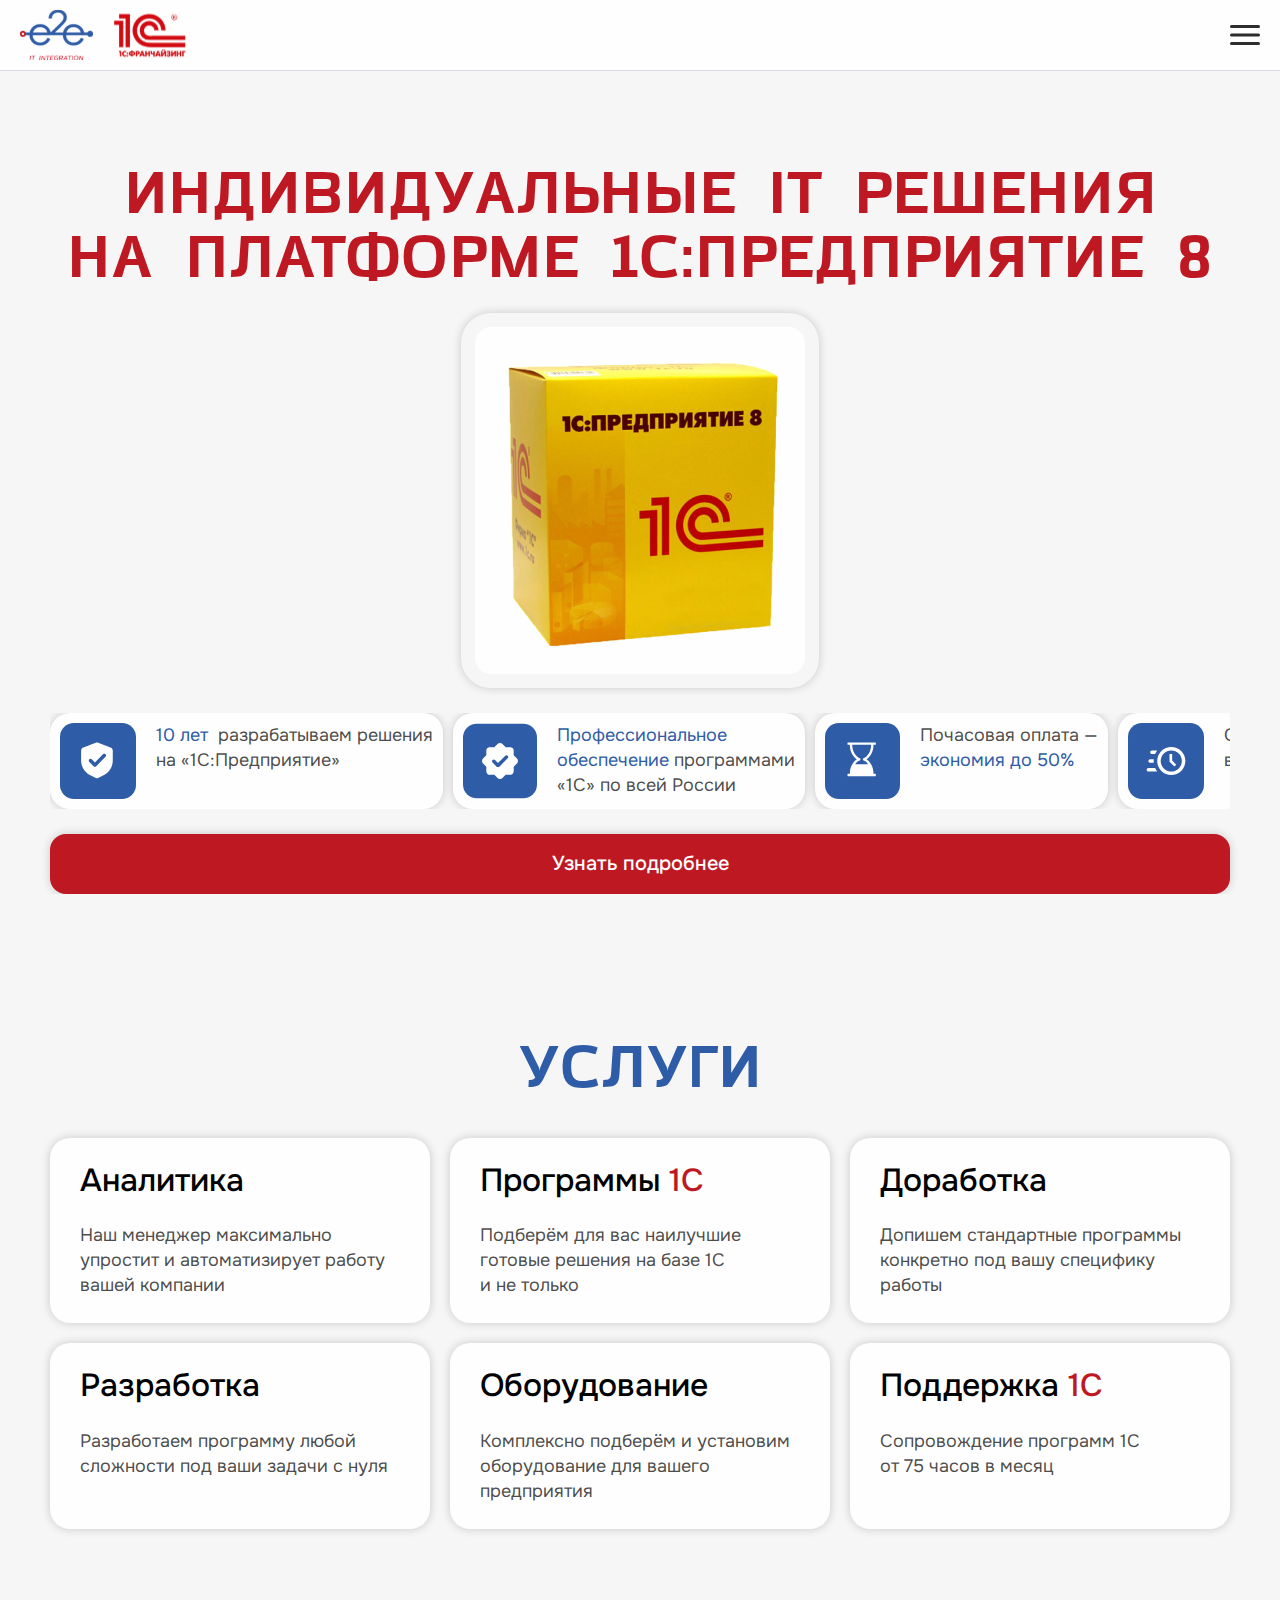
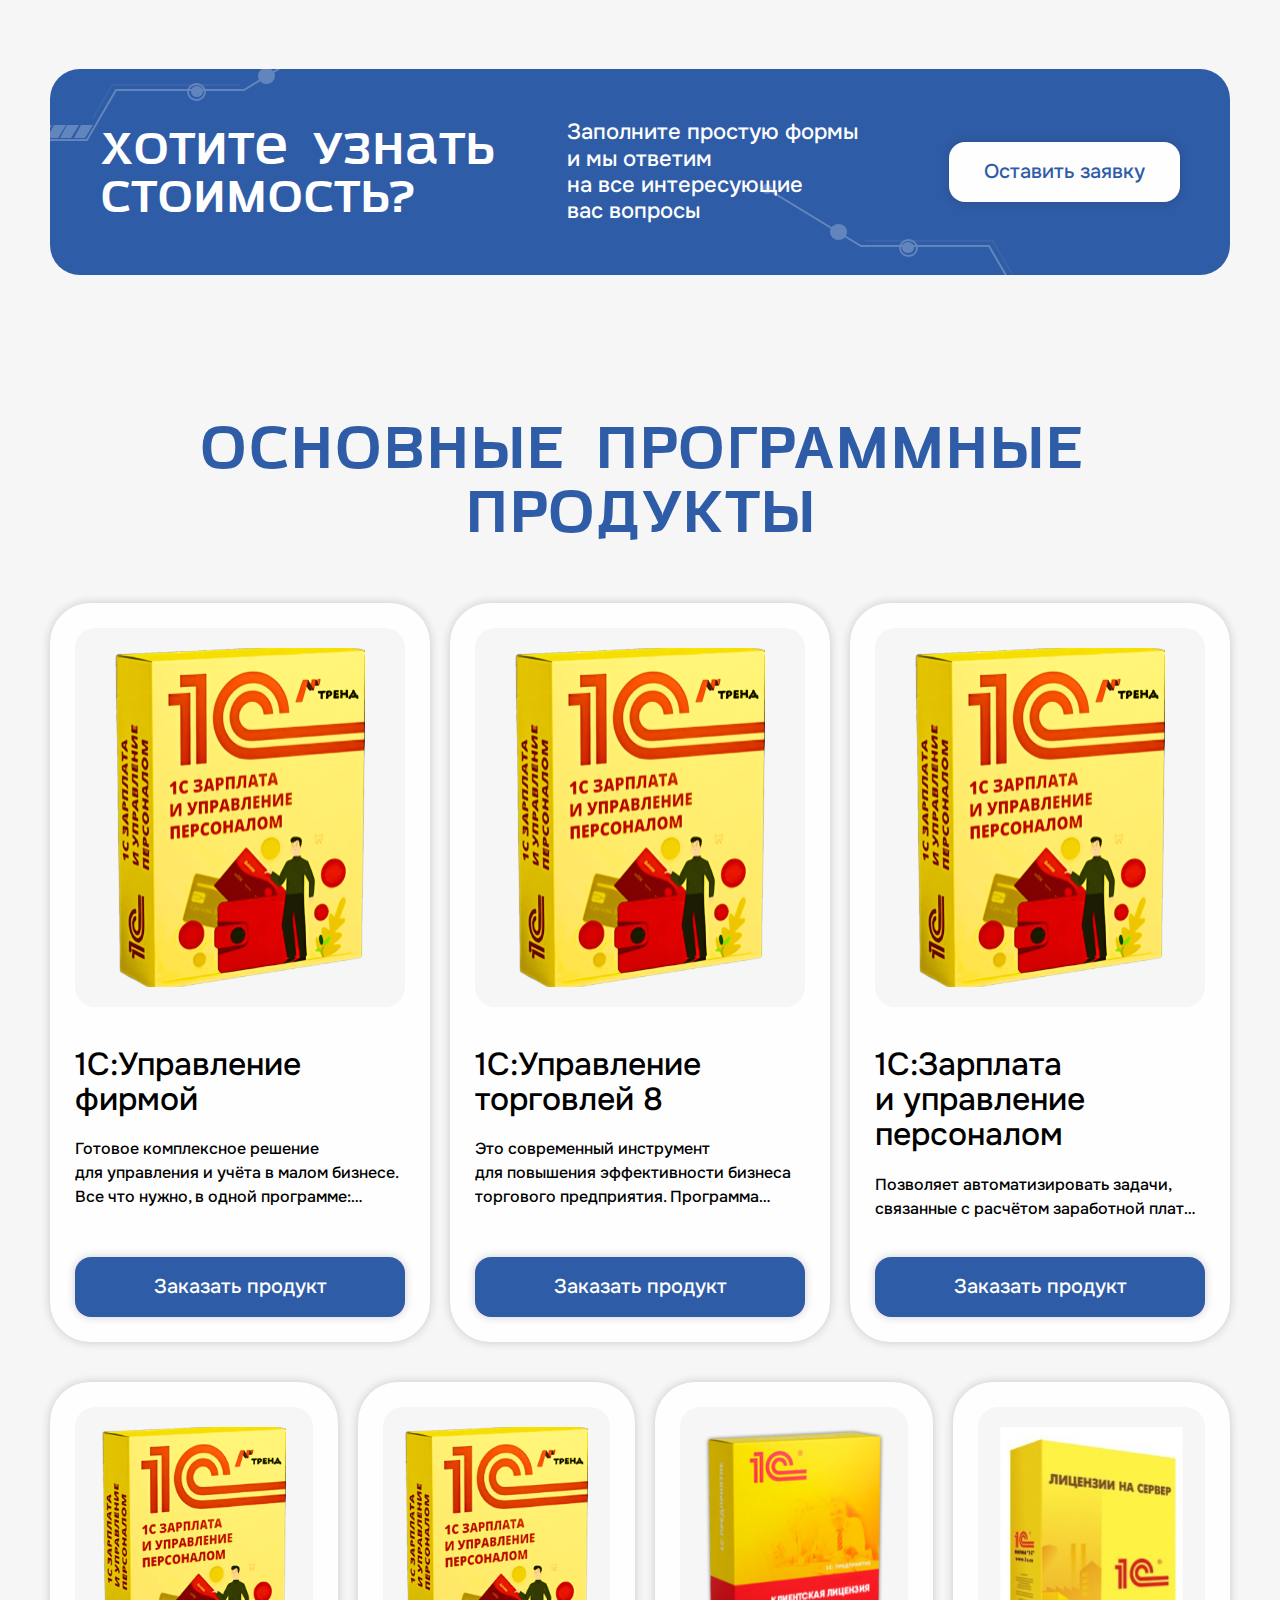
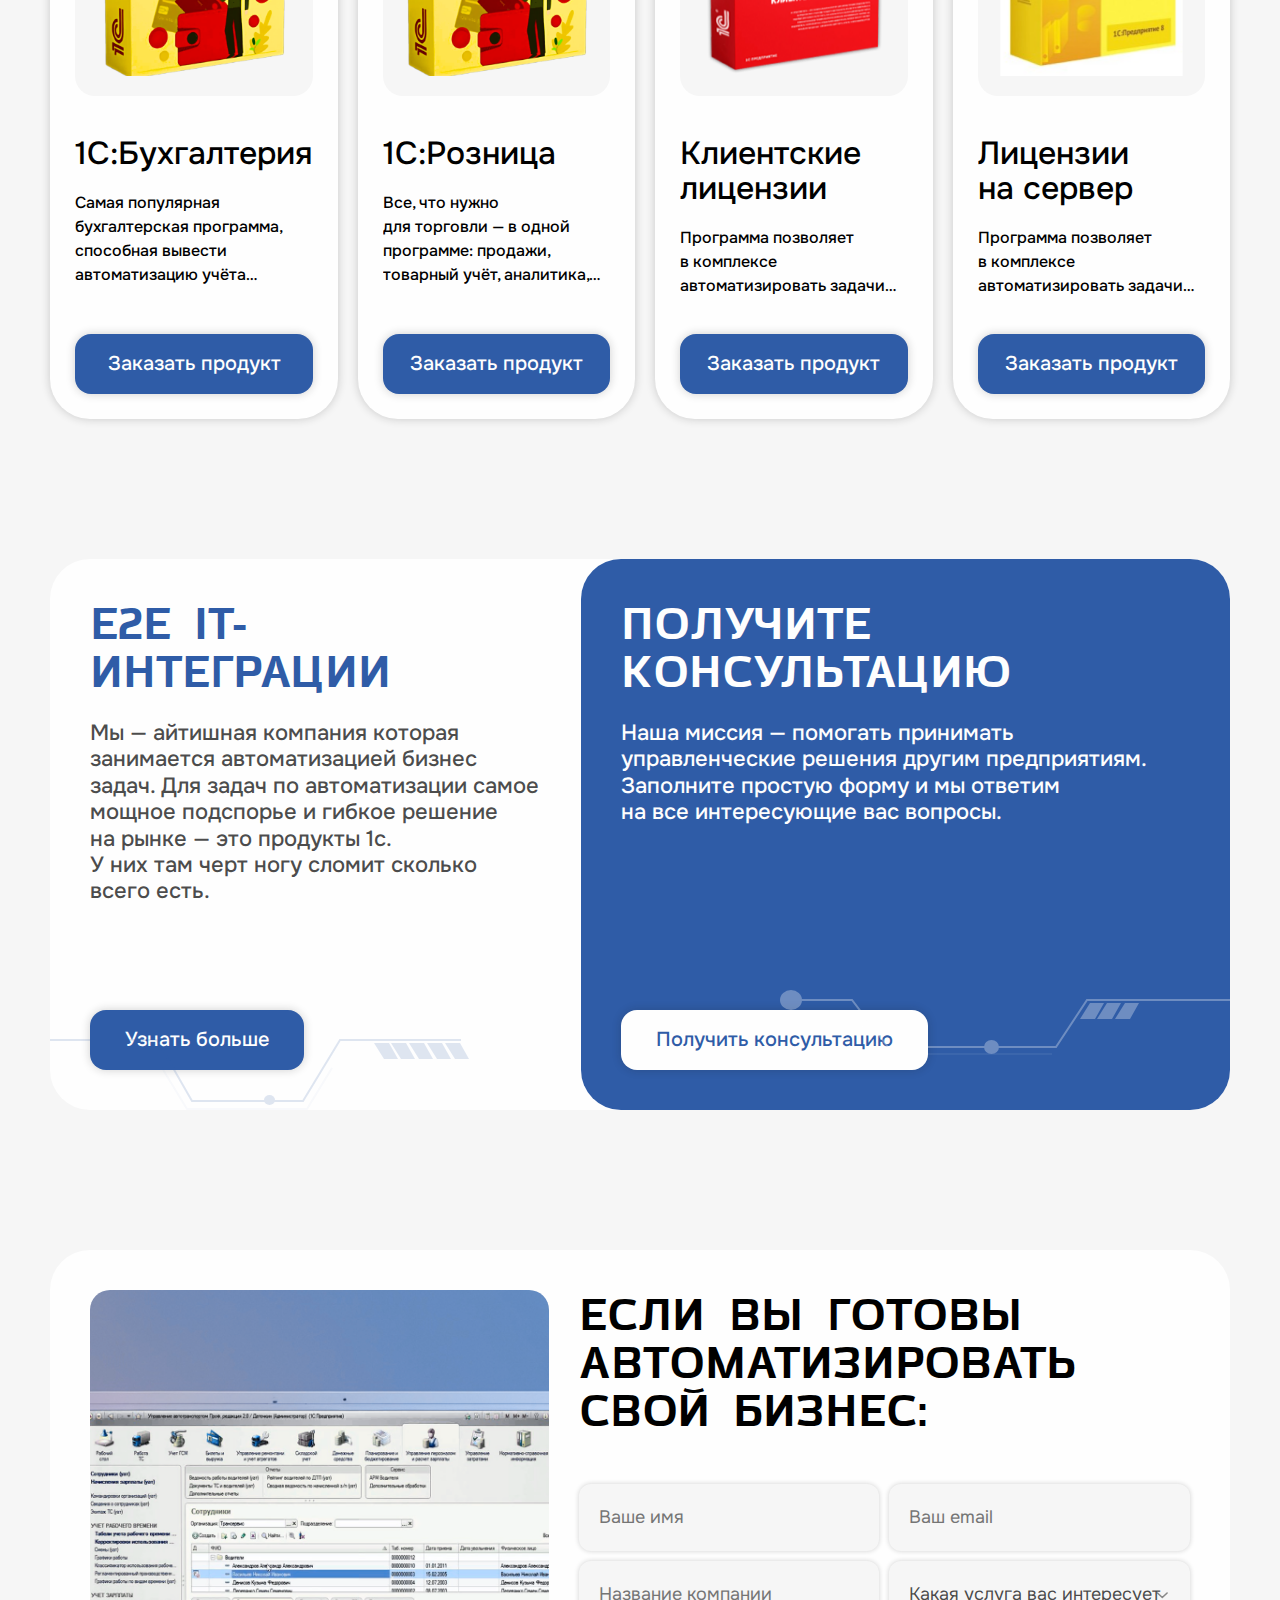
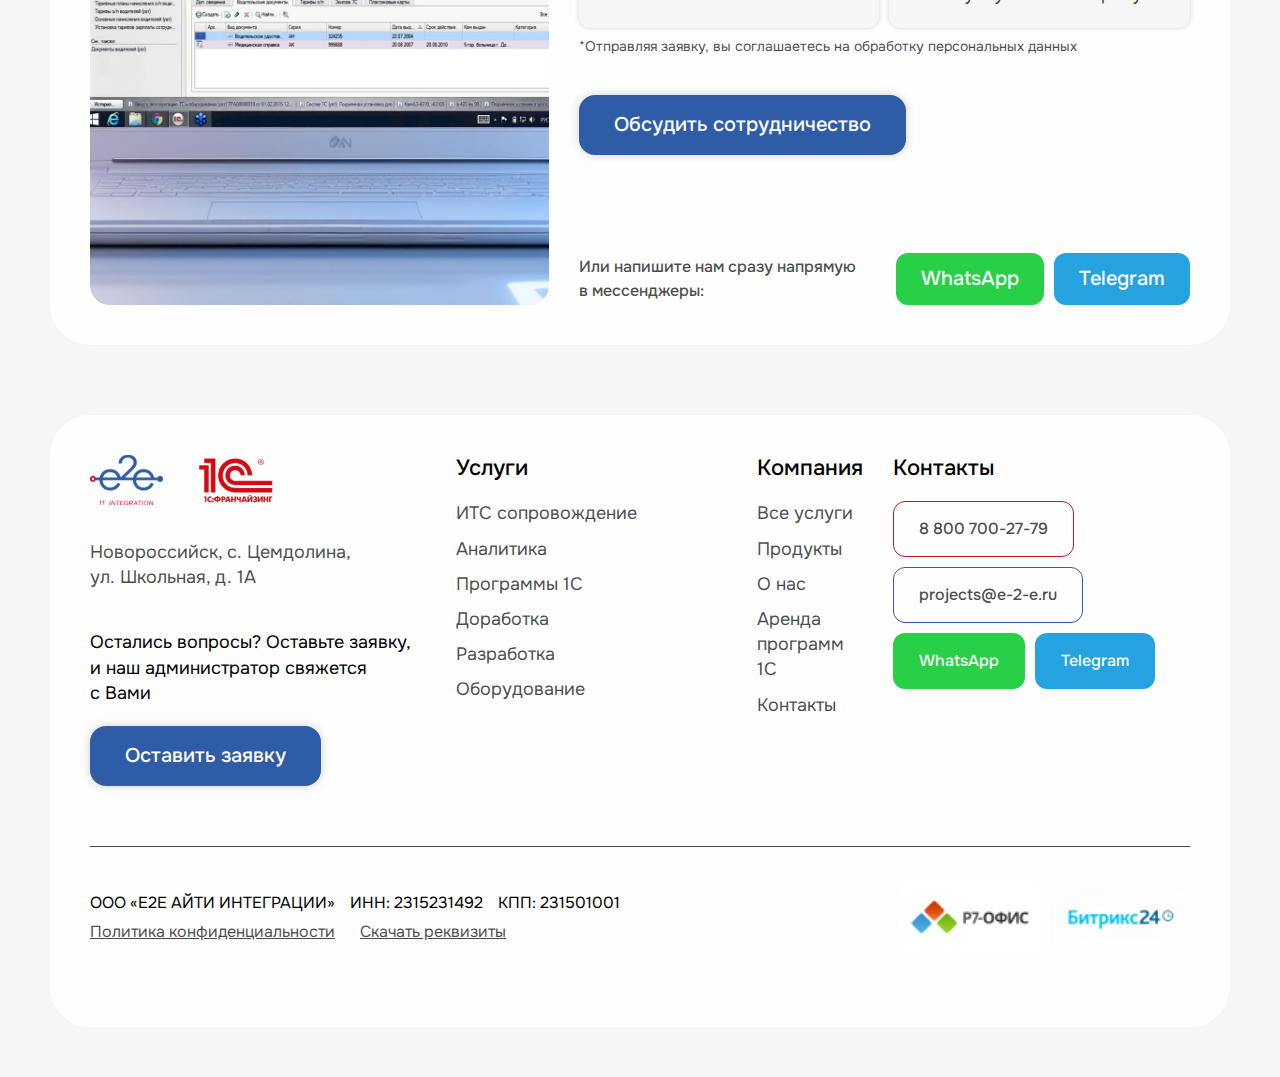
<file: index.html>
<!DOCTYPE html>
<html lang="ru">
  <head>
    <meta charset="UTF-8" />
    <meta name="viewport" content="width=device-width, initial-scale=1.0" />
    <title>E2E</title>
    <link rel="stylesheet" href="./asset/main.css" />
    <link rel="stylesheet" href="./asset/style.css" />
    <link rel="stylesheet" href="./asset/fonts/font.css" />
  </head>

  <body>
    <div class="wrapper" id="main-page">
      <header class="header">
        <div class="container">
          <div class="header-logo">
            <a href="./">
              <img src="./asset/img/logo_e2e.svg" alt="logo" />
              <img src="./asset/img/logo_1c.svg" alt="logo" />
            </a>
          </div>
          <button
            class="burger"
            data-burger
            aria-label="Открыть меню"
            aria-expanded="false"
          >
            <span class="burger__line"></span>
          </button>
          <nav class="nav" data-nav>
            <ul class="nav-list">
              <li class="nav-item">
                <div class="nav-item__url">
                  <span>Услуги</span>
                  <img src="./asset/img/icons/IconArrowBottom.svg" alt="" />
                </div>

                <div class="nav-item__dropdown">
                  <ul>
                    <h3>Услуги</h3>
                    <a href="./templates/services.logistic.page.html">
                      <li>Логистика</li>
                    </a>
                    <a href="./templates/services.torgovly.page.html">
                      <li>Розница</li>
                    </a>
                    <a href="./templates/services.obshepit.page.html">
                      <li>Общепит</li>
                    </a>
                    <a href="./templates/services.making.page.html">
                      <li>Производство</li>
                    </a>
                  </ul>
                </div>
              </li>
              <li class="nav-item">
                <div class="nav-item__url">
                  <span>Продукты</span>
                  <img src="./asset/img/icons/IconArrowBottom.svg" alt="" />
                </div>
                <div class="nav-item__dropdown">
                  <ul>
                    <h3>Продукты</h3>
                    <a href="./templates/product.postava.page.html">
                      <li>Все продукты</li>
                    </a>
                    <a href="./templates/product.buh.page.html">
                      <li>Бухгалтерия</li>
                    </a>
                  </ul>
                </div>
              </li>

              <!-- <li class="nav-item">
                <a href="#">Аренда программ 1C</a>
              </li> -->
              <li class="nav-item">
                <div class="nav-item__url">
                  <span>Импортозамещение</span>
                  <img src="./asset/img/icons/IconArrowBottom.svg" alt="" />
                </div>
                <div class="nav-item__dropdown">
                  <ul>
                    <h3>Импортозамещение</h3>
                    <a href="./templates/rentProgram.page.html">
                      <li>Аренда</li>
                    </a>
                    <a href="./templates/certificate.page.html">
                      <li>Сертификаты</li>
                    </a>
                  </ul>
                </div>
              </li>
              <li class="nav-item">
                <a class="nav-item__url" href="#">Битрикс 24</a>
              </li>
              <li class="nav-item">
                <a class="nav-item__url" href="./templates/about.page.html">
                  О нас
                </a>
              </li>
              <li class="nav-item">
                <a class="nav-item__url" href="./templates/contacts.page.html">
                  Контакты
                </a>
              </li>
            </ul>
            <div class="nav-contact">
              <!-- <div class="header-contact">
                <span class="nav-item"> </span>
              </div> -->
              <div class="header--mob nav-bottom__contact">
                <a
                  href="tel:88007002779"
                  class="header--mob button button-blue header-button"
                  >8 800 700-27-79</a
                >
                <button
                  data-path="popup-form"
                  class="button open-modal header-button"
                >
                  Заказать звонок
                </button>
              </div>
            </div>
            <div
              data-path="popup-form"
              class="header--desc open-modal nav-bottom__contact"
            >
              <button class="button header-button">Заказать звонок</button>
            </div>
          </nav>
          <!-- <div class="header-contact desk">
            <span>8 800 700-27-79</span>
            <span class="button">Заказать звонок</span>
          </div> -->
        </div>
      </header>
      <section class="main-banner">
        <div class="container">
          <h1>
            Индивидуальные IT решения <br />
            на платформе 1С:Предприятие 8
          </h1>
          <div class="banner text18">
            <div class="banner-box">
              <div class="main-img--ctn">
                <img src="./asset/img/main banner - box.png" alt="box" />
              </div>

              <img
                src="./asset/img/main banner/main-baner-1-3.svg"
                class="banner-frame banner-frame1"
              />
              <img
                src="./asset/img/main banner/main-baner-2-2.svg"
                class="banner-frame banner-frame2"
              />
              <img
                src="./asset/img/main banner/main-baner-3-2.svg"
                class="banner-frame banner-frame3"
              />
              <img
                src="./asset/img/main banner/main-baner-4-2.svg"
                class="banner-frame banner-frame4"
              />
              <div class="banner-text--ctn">
                <div class="banner-text banner-text1">
                  <img
                    src="./asset/img/main banner/banner-text-1.svg"
                    alt="icon"
                  />
                  <span>
                    <span class="accent-blue">10 лет</span>
                     разрабатываем решения<br />
                    на «1С:Предприятие»
                  </span>
                </div>
                <div class="banner-text banner-text2">
                  <img
                    src="./asset/img/main banner/banner-text-2.svg"
                    alt="icon"
                  />
                  <span>
                    <span class="accent-blue">
                      Профессиональное <br />
                      обеспечение
                    </span>
                    программами<br />
                    «1С» по всей России
                  </span>
                </div>
                <div class="banner-text banner-text3">
                  <img
                    src="./asset/img/main banner/banner-text-3.svg"
                    alt="icon"
                  />
                  <span>
                    Почасовая оплата —<br />
                    <span class="accent-blue">экономия до 50%</span>
                  </span>
                </div>
                <div class="banner-text banner-text4">
                  <img
                    src="./asset/img/main banner/banner-text-4.svg"
                    alt="icon"
                  />
                  <span>
                    Срочные задачи начинаем<br />
                    в течение
                    <span class="accent-blue">20 минут</span>
                  </span>
                </div>
              </div>
            </div>
          </div>
          <button class="button button-red">Узнать подробнее</button>
        </div>
      </section>
      <section class="main-service">
        <div class="container">
          <h1>Услуги</h1>
          <div class="main-service__content">
            <div class="card">
              <h3>Аналитика</h3>
              <div class="card-text text18">
                Наш менеджер максимально упростит и автоматизирует работу вашей
                компании
              </div>
            </div>
            <div class="card">
              <h3>Программы <span class="accent-red">1C</span></h3>
              <div class="card-text text18">
                Подберём для вас наилучшие готовые решения на базе 1С
                и не только
              </div>
            </div>
            <div class="card">
              <h3>Доработка</h3>
              <div class="card-text text18">
                Допишем стандартные программы конкретно под вашу специфику
                работы
              </div>
            </div>
            <div class="card">
              <h3>Разработка</h3>
              <div class="card-text text18">
                Разработаем программу любой сложности под ваши задачи с нуля
              </div>
            </div>
            <div class="card">
              <h3>Оборудование</h3>
              <div class="card-text text18">
                Комплексно подберём и установим оборудование для вашего
                предприятия
              </div>
            </div>
            <div class="card">
              <h3>Поддержка <span class="accent-red">1С</span></h3>
              <div class="card-text text18">
                Сопровождение программ 1С от 75 часов в месяц
              </div>
            </div>
          </div>
        </div>
      </section>
      <section class="insert-mark">
        <div class="container">
          <div class="insert-ctn">
            <h2>Хотите узнать стоимость?</h2>
            <div class="insert-mark__right">
              <div class="insert-mark__text text22">
                Заполните простую формы и мы ответим на все интересующие
                вас вопросы
              </div>
              <button
                data-path="popup-form"
                class="button button-white open-modal"
              >
                Оставить заявку
              </button>
            </div>
            <img
              class="img-inser-1"
              src="./asset/img/icons/bg/insert-1.svg"
              alt="inser-1"
            />
            <img
              class="img-inser-2"
              src="./asset/img/icons/bg/insert-2.svg"
              alt="inser-2"
            />
          </div>
        </div>
      </section>
      <section class="product">
        <div class="container">
          <h1>Основные программные продукты</h1>
          <div class="product__content--first">
            <div class="card">
              <div class="card-img">
                <img src="./asset/img/product-card.png" alt="book" />
              </div>
              <div class="card-content">
                <h3 class="card-title">1С:Управление фирмой</h3>
                <div class="card-text">
                  Готовое комплексное решение для управления и учёта в малом
                  бизнесе. Все что нужно, в одной программе: продажи, закупки,
                  склад, производство, финансы, зарплата, анализ состояния
                  компании, отчётность и CRM. Программа для бизнеса, который
                  занимается оптовой, розничной и интернет-торговлей, услугами,
                  сервисами, подрядами, мелкосерийным и позаказным
                  производством. Решение не перегружено излишней
                  функциональностью, его можно легко настроить под особенности
                  организации управления и учёта вашего бизнеса
                </div>
              </div>

              <button class="button button-blue">Заказать продукт</button>
            </div>
            <div class="card">
              <div class="card-img">
                <img src="./asset/img/product-card.png" alt="book" />
              </div>
              <div class="card-content">
                <h3 class="card-title">1С:Управление торговлей 8</h3>
                <div class="card-text">
                  Это современный инструмент для повышения эффективности бизнеса
                  торгового предприятия. Программа позволяет в комплексе
                  автоматизировать задачи оперативного и управленческого учёта,
                  анализа и планирования торговых операций, обеспечивая
                  тем самым эффективное управление современным торговым
                  предприятием.
                </div>
              </div>

              <button class="button button-blue">Заказать продукт</button>
            </div>
            <div class="card">
              <div class="card-img">
                <img src="./asset/img/product-card.png" alt="book" />
              </div>
              <div class="card-content">
                <h3 class="card-title">1C:Зарплата и управление персоналом</h3>
                <span class="card-text">
                  Позволяет автоматизировать задачи, связанные с расчётом
                  заработной платы персонала и реализацией кадровой политики,
                  с учётом требований законодательства и реальной практики
                  работы предприятий.
                </span>
              </div>
              <button class="button button-blue">Заказать продукт</button>
            </div>
          </div>
          <div class="product__content--second">
            <div class="card">
              <div class="card-img">
                <img src="./asset/img/product-card.png" alt="" />
              </div>
              <div class="card-content">
                <h3 class="card-title">1С:Бухгалтерия</h3>
                <div class="card-text">
                  Самая популярная бухгалтерская программа, способная вывести
                  автоматизацию учёта на качественно новый уровень. Удобный
                  продукт и подключаемые к нему сервисы позволят эффективно
                  решать задачи бухгалтерской службы любого бизнеса.
                </div>
              </div>
              <button class="button button-blue">Заказать продукт</button>
            </div>
            <div class="card">
              <div class="card-img">
                <img src="./asset/img/product-card.png" alt="" />
              </div>
              <div class="card-content">
                <h3 class="card-title">1C:Розница</h3>
                <div class="card-text">
                  Все, что нужно для торговли — в одной программе: продажи,
                  товарный учёт, аналитика, управление складом, персоналом
                  и другие возможности. «1C:Розница» подходит для автоматизации
                  отдельного магазина и розничной сети.
                </div>
              </div>
              <button class="button button-blue">Заказать продукт</button>
            </div>
            <div class="card">
              <div class="card-img">
                <img src="./asset/img/product-card-2.png" alt="" />
              </div>
              <div class="card-content">
                <h3 class="card-title">Клиентские лицензии</h3>
                <div class="card-text">
                  Программа позволяет в комплексе автоматизировать задачи
                  оперативного и управленческого учёта, анализа и планирования
                  торговых операций, обеспечивая тем самым эффективное
                  управление современным торговым предприятием.
                </div>
              </div>
              <button class="button button-blue">Заказать продукт</button>
            </div>
            <div class="card">
              <div class="card-img">
                <img src="./asset/img/product-card-3.png" alt="" />
              </div>
              <div class="card-content">
                <h3 class="card-title">Лицензии на сервер</h3>
                <div class="card-text">
                  Программа позволяет в комплексе автоматизировать задачи
                  оперативного и управленческого учёта, анализа и планирования
                  торговых операций, обеспечивая тем самым эффективное
                  управление современным торговым предприятием.
                </div>
              </div>
              <button class="button button-blue">Заказать продукт</button>
            </div>
            <button class="button button-blue product__btn--more">
              Показать все продукты
            </button>
          </div>
        </div>
      </section>
      <section class="main-insert">
        <div class="container">
          <div class="main-insert-ctn">
            <div class="insert-content insert-left">
              <div>
                <h2 class="color-blue">E2E IT-ИНТЕГРАЦИИ</h2>
                <div class="insert__text text22 color-grey">
                  Мы — айтишная компания которая занимается автоматизацией
                  бизнес задач. Для задач по автоматизации самое мощное
                  подспорье и гибкое решение на рынке — это продукты 1с.
                  У них там черт ногу сломит сколько всего есть.
                </div>
              </div>

              <button class="button button-blue insert__button">
                Узнать больше
              </button>
              <img
                src="./asset/img/icons/bg/insert-left.svg"
                alt="insert-left"
              />
            </div>
            <div class="insert-content insert-right">
              <div>
                <h2 class="color-white">ПОЛУЧИТЕ КОНСУЛЬТАЦИЮ</h2>
                <div class="insert__text text22 color-white">
                  Наша миссия — помогать принимать управленческие решения другим
                  предприятиям. Заполните простую форму и мы ответим
                  на все интересующие вас вопросы.
                </div>
              </div>

              <button
                data-path="popup-form"
                class="open-modal button button-white insert__button"
              >
                Получить консультацию
              </button>
              <img
                src="./asset/img/icons/bg/insert-right.svg"
                alt="insert-right.svg"
              />
            </div>
          </div>
        </div>
      </section>
      <section class="form">
        <div class="container">
          <div class="form-ctn">
            <div class="form-img desc">
              <img src="./asset/img/form-comp.png" alt="form-comp" />
            </div>
            <div class="form-form">
              <h2 class="form-title">
                если вы готовы автоматизировать свой бизнес:
              </h2>
              <div class="form-inputs text18">
                <input placeholder="Ваше имя" type="text" />
                <input placeholder="Ваш email" type="email" />
                <input placeholder="Название компании" type="text" />
                <div class="select-ctn">
                  <select name="select" class="text18">
                    <option selected class="text18" value="value1">
                      Какая услуга вас интересует
                    </option>
                    <option class="text18" value="value2">услуга 1</option>
                    <option class="text18" value="value3">услуга 1</option>
                    <option class="text18" value="value4">услуга 1</option>
                  </select>
                  <div class="select-ctn__img">
                    <img
                      src="./asset/img/icons/IconArrowBottom.svg"
                      alt="ArrowBottom"
                    />
                  </div>
                </div>
              </div>
              <div class="form-inputs__span text14">
                *Отправляя заявку, вы соглашаетесь на обработку персональных
                данных
              </div>
              <button class="button button-blue form-button__send">
                Обсудить сотрудничество
              </button>
              <div class="form-img mob">
                <img src="./asset/img/form-comp.png" alt="form-comp" />
              </div>
              <div class="form-bottom">
                <div class="form-bottom__text">
                  Или напишите нам сразу напрямую в мессенджеры:
                </div>
                <div class="form-bottom__buttons">
                  <div class="form-bottom__buttons-WA text20">WhatsApp</div>
                  <div class="form-bottom__buttons-TG text20">Telegram</div>
                </div>
              </div>
            </div>
          </div>
        </div>
      </section>
      <footer class="footer">
        <div class="container">
          <div class="footer-ctn">
            <div class="footer-top">
              <div class="footer-col">
                <div class="footer-logo">
                  <img src="./asset/img/logo_e2e.svg" alt="logo_e2e" />
                  <img src="./asset/img/logo_1c.svg" alt="logo_1c" />
                </div>
                <div class="footer-address text18">
                  Новороссийск, с. Цемдолина, ул. Школьная, д. 1А
                </div>
                <div class="footer-question text18">
                  Остались вопросы? Оставьте заявку,<br />
                  и наш администратор свяжется с Вами
                </div>
                <button
                  data-path="popup-form"
                  class="open-modal button button-blue footer-btn__send"
                >
                  Оставить заявку
                </button>
              </div>
              <div class="footer-col text18">
                <div class="footer-list">
                  <div class="footer-list__title text22">Услуги</div>
                  <div class="footer-list__item">ИТС сопровождение</div>
                  <div class="footer-list__item">Аналитика</div>
                  <div class="footer-list__item">Программы 1C</div>
                  <div class="footer-list__item">Доработка</div>
                  <div class="footer-list__item">Разработка</div>
                  <div class="footer-list__item">Оборудование</div>
                </div>
                <div class="footer-list">
                  <div class="footer-list__title text22">Компания</div>
                  <div class="footer-list__item">Все услуги</div>
                  <div class="footer-list__item">Продукты</div>
                  <div class="footer-list__item">О нас</div>
                  <div class="footer-list__item">Аренда программ 1C</div>
                  <div class="footer-list__item">Контакты</div>
                </div>
              </div>
              <div class="footer-col">
                <div class="footer-list__title text22">Контакты</div>
                <div class="footer-buttons">
                  <a href="tel:+88007002779" class="footer-but footer-number">
                    8 800 700-27-79
                  </a>
                  <a
                    href="mailto:projects@e-2-e.ru"
                    class="footer-but footer-mail"
                  >
                    projects@e-2-e.ru
                  </a>
                </div>
                <div class="footer-buttons">
                  <a class="footer-but footer-button__WA">WhatsApp</a>
                  <a class="footer-but footer-button__TG">Telegram</a>
                </div>
              </div>
            </div>
            <div class="footer-bottom text16">
              <div class="footer-bottom__left">
                <div class="footer-bottom__left-item">
                  <span>ООО «Е2Е АЙТИ ИНТЕГРАЦИИ»</span>
                  <span>ИНН: 2315231492</span>
                  <span>КПП: 231501001</span>
                </div>
                <div class="footer-bottom__left-item">
                  <a href="#">Политика конфиденциальности</a>
                  <a href="#">Скачать реквизиты</a>
                </div>
              </div>
              <div class="footer-bottom__logo">
                <img src="./asset/img/footer-logo__p7.png" alt="p7" />
                <img src="./asset/img/footer-logo__bitrix.png" alt="bitrix" />
              </div>
            </div>
          </div>
        </div>
      </footer>
      <div class="modal-block">
        <div class="modal-overlay">
          <div data-target="popup-form" class="modal">
            <div class="modal-content">
              <div class="form-form form-popup">
                <h3 class="form-title">
                  <span>Оставить заявку</span>

                  <div class="modal-close">
                    <img src="./asset/img/icons/close.svg" alt="close" />
                  </div>
                </h3>
                <div class="form-inputs__span text14">
                  Если вы готовы автоматизировать ваш бизнес, оставьте заявку, и
                  наш консультант свяжется с вами
                </div>
                <div class="form-inputs text18">
                  <input placeholder="Ваше имя" type="text" />
                  <input placeholder="Ваш email" type="email" />
                  <input placeholder="Название компании" type="text" />
                  <div class="select-ctn">
                    <select name="select" class="text18">
                      <option selected class="text18" value="value1">
                        Какая услуга вас интересует
                      </option>
                      <option class="text18" value="value2">РПГ</option>
                      <option class="text18" value="value3">Бананы</option>
                      <option class="text18" value="value4">2 человека</option>
                    </select>
                    <div class="select-ctn__img">
                      <img
                        src="./asset/img/icons/IconArrowBottom.svg"
                        alt="ArrowBottom"
                      />
                    </div>
                  </div>
                </div>
                <div class="form-inputs__span text14">
                  *Отправляя заявку, вы соглашаетесь на обработку персональных
                  данных
                </div>
                <button class="button button-red form-button__send">
                  Отправить
                </button>

                <!-- <div class="form-bottom">
                  <div class="form-bottom__text">
                    Или напишите нам сразу напрямую в мессенджеры:
                  </div>
                  <div class="form-bottom__buttons">
                    <div class="form-bottom__buttons-WA text20">WhatsApp</div>
                    <div class="form-bottom__buttons-TG text20">Telegram</div>
                  </div>
                </div> -->
              </div>
            </div>
          </div>
        </div>
      </div>
    </div>
    <script src="./asset/app.js"></script>
  </body>
</html>
</file>
<file: asset/main.css>
/* --------------------------------------------- component --------------------------------------------- */
.card,
.service-variable__item,
.service-table__content-item,
.banner-text,
.buh-card,
.buh-card__img,
.version-deal,
.table {
  box-shadow: 0px 0px 10px var(--grey-20);
}
.button {
  display: flex;
  justify-content: center;
  align-items: center;
  font-size: 20px;
  line-height: 24px;
  padding: 18px 35px;
  border-radius: 16px;
  text-wrap: nowrap;
  border: none;
  cursor: pointer;
  transition: var(--transition);
  height: fit-content;
  box-shadow: 0px 0px 10px var(--grey-20);
}

.button-white {
  background-color: var(--white);
  color: var(--blue);
}
.button-blue {
  background-color: var(--blue);
  color: var(--white);
}
.button:hover {
  opacity: 0.7;
}
.button-red {
  background-color: var(--red);
  color: var(--white);
}
.accent-red {
  color: var(--red);
}
.dropdown-button {
}
.dropdown-content {
  display: none;
}
.dropdown-content.active {
  display: block;
}
.modal-overlay {
  position: fixed;
  left: 0;
  top: 0;
  right: 0;
  bottom: 0;
  background-color: rgba(0, 0, 0, 0.7);
  display: flex;
  align-items: center;
  justify-content: center;
  height: 100vh;
  width: 100%;
  opacity: 0;
  visibility: hidden;
  transition: all 0.3s ease-in-out;
  z-index: 10;
}

.modal {
  position: relative;
  border-radius: 10px;
  padding: 25px;
  background-color: #fff;
  max-width: 90vw;
  max-height: 90vh;
  overflow: auto;
  display: flex;
  align-items: center;
  justify-content: center;
  display: none;
}
.modal-close {
  position: absolute;
  right: 45px;
  top: 45px;
  width: 40px;
  height: 40px;
  display: flex;
  justify-content: center;
  align-items: center;
  cursor: pointer;
  background-color: var(--white);

  border-radius: 12px;

  transition: all 0.2s;
}
.modal-close:hover {
  opacity: 0.7;
}
.modal-overlay--visible {
  opacity: 1;
  visibility: visible;
  transition: all 0.3s ease-in-out;
}

.modal--visible {
  display: block;
}
@media (max-width: 1000px) {
  .button {
    font-size: 16px;
    line-height: 19.2px;
    padding: 15px 20px;
    width: 100%;
  }
}

/* --------------------------------------------- header --------------------------------------------- */

.header {
  z-index: 10;
  position: fixed;
  top: 0;
  left: 0;
  right: 0;
  background: var(--white);
  /* border-radius: 25px; */
  /* border: 2px solid var(--blue); */

  transition: var(--transition);
  display: flex;
  justify-content: space-between;
  align-items: center;
}

.header.scroll {
  border-radius: 0;
  margin: 0;
  position: fixed;
  border: none;
}

.header .container {
  display: grid;
  grid-template-columns: 170px 1fr;

  align-items: center;
  gap: 50px;
  margin: 0;
  border-bottom: 1px solid #dadde4;
  width: 100%;
  position: relative;
  padding: 20px 50px;
}

.header-logo {
  /* margin: 20px 0; */
  /* min-width: 180px; */
}
.header-logo a {
  display: flex;
  gap: 20px;
}

.header-logo img {
  width: 73px;
  height: 50px;
}
.header-contact {
  display: flex;
  gap: 20px;
}
.header-contact span {
  /* font-size: 30px;
  line-height: 36px;
  color: var(--blue); */
}
.header-contact span.active {
  color: var(--red);
}
.nav {
  display: flex;
  justify-content: space-between;

  width: 100%;
  gap: 10px;
}

.nav-list {
  display: flex;
}

.nav-item {
  margin-right: 40px;
  text-wrap: nowrap;
  align-self: center;
  /* position: relative; */
  cursor: pointer;
}

.nav-item:last-child {
  margin-right: 0;
}

.nav-item__url {
  display: flex;
  cursor: pointer;
  gap: 8px;
  color: var(--grey);
  transition: var(--transition);

  font-weight: 600;
  font-size: 18px;
}
.nav-item__url.active {
  color: var(--red);
}

.nav-item.active .nav-item__url {
  color: var(--red);
}

.nav-item:hover .nav-item__url {
  color: var(--red);
}

.nav-item__dropdown {
  position: absolute;

  top: calc(100% - 35px);
  left: 0;
  width: 100%;
  max-height: 0;
  overflow: hidden;
}
.nav-item__dropdown ul {
  display: grid;
  grid-template-columns: repeat(3, 1fr);

  box-shadow: 0px 5px 10px var(--grey-20);
  background-color: var(--white);
  border-radius: 0 0 10px 10px;
  width: 100%;
  gap: 15px;
  padding: 5px;
}
.nav-item__dropdown li {
  display: flex;
  color: var(--grey);
  transition: var(--transition);
}
.nav-item__dropdown li:hover {
  color: var(--red);
}
.nav-item__dropdown h3 {
  display: none;
}
@media (min-width: 1300px) {
  .nav-item:hover .nav-item__dropdown {
    padding: 35px 0;
    max-height: 1000px;
    transition: var(--transition);
  }
  .nav-item:hover ul {
    padding: 20px 50px;
  }
  .nav-item__dropdown h3 {
    display: block;
    grid-area: 1 / 1 / 2 / 4;
    margin-bottom: 20px;
  }
}
.nav-contact {
  display: flex;
  align-items: center;
}
.nav-bottom {
  display: none;
  flex-direction: column;
  align-items: center;
}

.nav-bottom a:nth-child(3) {
  text-decoration: underline;
}
.nav-bottom__contact {
  display: flex;
  gap: 20px;
  align-items: center;
}
.nav-bottom__contact {
  text-wrap: nowrap;
}
.header-button {
  border-radius: 12px;
  border: none;
  padding: 10px 20px;
  color: var(--white);
  background-color: var(--red);
  cursor: pointer;
  transition: var(--transition);
}
.header-button:hover {
  opacity: 0.7;
}

@media (max-width: 1300px) {
  .header {
    border-radius: 0;
    margin: 0;
    border: none;
  }
  .header .container {
    padding: 10px 20px;
    display: flex;
    justify-content: space-between;
  }
  .header-button {
    width: 100%;
    padding: 15px;
  }

  .nav-item__dropdown {
    position: relative;
    /* top: 100%;
    left: 0;
    right: 0;
    background-color: red; */
  }

  .nav-item__dropdown {
    background-color: transparent;
  }
  .nav-item.active .nav-item__dropdown {
    max-height: 1000px;
  }
  .nav-item__url {
    font-family: "Onest700";
    font-size: 18px;
    /* font-weight: 500; */
    line-height: 21.6px;
    color: var(--black);
  }
  .nav-item.active .nav-item__url img {
    transform: rotate(180deg);
  }
  .nav-item__dropdown.active {
  }
  .nav-item__dropdown ul {
    display: flex;
    flex-direction: column;
    gap: 5px;
    padding: 25px 5px;
    margin-top: 5px;
    border-top: 1px solid var(--grey);
    background-color: transparent;
  }
  .nav-item__dropdown li {
    display: flex;
    color: var(--grey);
    transition: var(--transition);
  }
  .nav-contact {
    height: 100%;
    width: 100%;
    display: flex;
    flex-direction: column;
    justify-content: space-between;
    align-items: start;
  }
}

/* --------------------------------------------- burger --------------------------------------------- */

.burger {
  position: relative;
  width: 30px;
  height: 20px;
  display: none;
  border: none;
  padding: 0;
  background-color: transparent;
  cursor: pointer;
}

.burger__line {
  position: absolute;
  left: 0;
  top: 50%;
  width: 100%;
  height: 3px;
  background-color: var(--black);
  transform: translateY(-50%);
  transition: opacity 0.3s ease-in-out;
  border-radius: 2px;
}

.burger::before,
.burger::after {
  content: "";
  position: absolute;
  left: 0;
  width: 100%;
  height: 3px;
  border-radius: 2px;
  background-color: var(--black);
  transition: transform 0.3s ease-in-out, top 0.3s ease-in-out,
    bottom 0.3s ease-in-out;
}

.burger::before {
  top: 0;
}

.burger::after {
  bottom: 0;
}

.burger--active .burger__line {
  opacity: 0;
}

.burger--active::before {
  top: 50%;
  transform: rotate(45deg);
}

.burger--active::after {
  bottom: auto;
  top: 50%;
  transform: rotate(-45deg);
}

.stop-scroll {
  overflow: hidden;
}

@media (max-width: 1300px) {
  .nav-list {
    flex-direction: column;
    gap: 18px;
    padding: 0 20px;
  }

  .nav-item a {
  }

  .nav-item {
    width: 100%;
    padding: 10px 30px;
  }

  .nav-bottom {
    display: flex;
    flex-direction: column;
    margin-bottom: 54px;
    padding: 0 20px;
  }
  .nav-bottom > div {
    width: 100%;
  }

  .nav-bottom__contact {
    padding: 20px 20px;
    display: flex;
    flex-direction: column;
    gap: 10px;
    border-bottom: 1px solid #000f0833;
    /* margin: 0 20px; */
    width: 100%;
  }
  .nav-bottom__contact a {
    width: 100%;
    color: var(--white);
    text-align: center;
    text-decoration: none;
    padding: 15px 20px;
    background-color: var(--blue);
    border-radius: 12px;
  }

  /* .nav-bottom .button {
    margin-top: 40px;
    background-color: var(--blue);
    color: var(--white);
  } */
  .burger {
    display: block;
  }

  .nav {
    display: flex;
    flex-direction: column;
    /* justify-content: start; */
    /* gap: 10px; */
    --header-height: 70px;
    position: absolute;
    right: 0;
    left: 0;
    top: 100%;

    z-index: 1000;
    overflow-y: auto;
    background: rgba(255, 255, 255, 1);

    /* backdrop-filter: blur(1px); */
    transform: translateX(100%);
    transition: transform 0.6s ease-in-out;
    min-height: calc(100vh - 70px);
    max-height: calc(100vh - 70px);
  }

  .nav--visible {
    transform: none;
  }

  .nav-item {
    margin-right: 0;
    align-self: self-start;
  }

  .nav__link {
    display: inline-block;
    width: 100%;
    padding: 20px 30px;
    /* border-bottom: 1px solid var(--second-text); */
    font-size: 20px;
  }

  .else-block {
    background-color: black;
  }
}

@media (max-width: 1300px) {
  .header__contact-item {
    display: none;
  }
  .nav-list {
    gap: 5px;
  }
}

/* --------------------------------------------- form --------------------------------------------- */
.form {
}
.form .container {
}
.form-ctn {
  background-color: var(--white);
  display: grid;
  grid-template-columns: 3fr 4fr;
  gap: 30px;
  padding: 40px;
  border-radius: 40px;
}
.form-img {
  border-radius: 20px;
  overflow: hidden;
}
.form-img img {
  height: 100%;
  width: 100%;
  object-fit: cover;
}
.form-form {
}
.form-title {
  text-transform: uppercase;
  margin-bottom: 50px;
}
.form-inputs {
  display: grid;
  grid-template-columns: repeat(2, 1fr);
  gap: 10px;
  margin-bottom: 10px;
  color: var(--grey);
}
.form-inputs select,
.form-inputs option {
  cursor: pointer;
}
.form-inputs input {
  border-radius: 12px;
  padding: 21px 20px;
  background-color: var(--secondary);
  width: 100%;
  border: none;
  color: var(--grey);
  box-shadow: 0px 0px 5px var(--grey-20);
}
.form-inputs .select-ctn {
  position: relative;
}
.form-inputs .select-ctn__img {
  position: absolute;
  top: 0;
  bottom: 0;
  right: 20px;
  display: flex;
  justify-content: center;
  align-items: center;
  pointer-events: none;
}
.form-inputs select {
  border-radius: 12px;
  padding: 21px 20px;
  background-color: var(--secondary);
  width: 100%;
  border: none;
  color: var(--grey);
  -webkit-appearance: none;
  box-shadow: 0px 0px 5px var(--grey-20);
}
.form-inputs input:focus-visible,
select:focus-visible {
  border: none;
  outline: 0;
}

.form-inputs__span {
  color: var(--grey);
  margin-bottom: 40px;
}
/* .form-inputs {} */
.form-button__send {
  margin-bottom: 98px;
}
.form-bottom {
  display: flex;
  justify-content: space-between;
  align-items: center;
}
.form-bottom__text {
  color: var(--grey);
}
.form-bottom__buttons {
  display: flex;
  /* flex-wrap: wrap; */
  gap: 10px;
}
.form-bottom__buttons-WA {
  color: var(--white);
  border-radius: 12px;
  padding: 15px 25px;
  background: rgba(39, 208, 69, 1);
  cursor: pointer;
  transition: var(--transition);
}
.form-bottom__buttons-TG {
  color: var(--white);
  border-radius: 12px;
  padding: 15px 25px;
  background: rgba(37, 162, 224, 1);
  cursor: pointer;
  transition: var(--transition);
}
.form-bottom__buttons-WA:hover,
.form-bottom__buttons-TG:hover {
  opacity: 0.7;
}
.form-bottom__system {
  padding: 10px 20px;
  color: var(--grey);
  background-color: var(--secondary);
  border-radius: 10px;
}
.form-rent .form-title {
  margin-bottom: 0;
}
.form-rent .form-text {
  margin: 50px 0;
}
.form-rent .form-form {
  display: flex;
  flex-direction: column;
  justify-content: space-between;
}
.form-rent .form-inputs__span {
  grid-column-end: 3;
  grid-column-start: 1;
}
.form-rent .form-button__send {
  width: fit-content;
}

.form-popup .form-title {
  display: flex;
  justify-content: space-between;
  align-items: center;
  margin-bottom: 15px;
}
.form-popup .modal-close {
  position: relative;
  padding: 10px;
  background-color: var(--secondary);
  top: auto;
  right: auto;
  font-size: 18px;
}
.form-popup .form-inputs {
  grid-template-columns: 1fr;
}
.form-popup .form-button__send {
  margin-bottom: 0;
}

@media (max-width: 1000px) {
  .form-ctn {
    display: flex;
    flex-direction: column-reverse;
    gap: 20px;
    padding: 20px 18px;
  }
  .form-img {
    margin: 20px 0;
  }
  .form-title {
    margin-bottom: 30px;
  }
  .form-inputs {
    grid-template-columns: 1fr;
  }
  .form-inputs input {
    padding: 15px;
  }
  .form-inputs__span {
    margin-bottom: 30px;
  }
  .form-button__send {
    margin-bottom: 0;
  }
  .form-bottom {
    flex-direction: column;
    align-items: start;
    gap: 10px;
  }
  .form-rent .form-title {
    margin-bottom: 0px;
  }
  .form-rent .form-text {
    margin-top: 15px;
    margin-bottom: 30px;
    color: var(--grey);
  }
  .form-rent .form-button__send {
    width: 100%;
  }
}

/* --------------------------------------------- insert-mark --------------------------------------------- */
.insert-mark {
}
.insert-mark .container {
}
.insert-ctn {
  display: flex;
  justify-content: space-between;
  align-items: center;
  gap: 50px;
  color: var(--white);
  background-color: var(--blue);
  padding: 50px;
  border-radius: 30px;
  position: relative;
  text-align: center;
  text-align: start;
}
.insert-mark h2 {
}
.insert-mark__right {
  display: flex;
  align-items: center;
  gap: 20px;
}
.insert-mark__text {
}
.img-inser-1 {
  position: absolute;
  top: 0%;
  left: 0%;
  pointer-events: none;
}
.img-inser-2 {
  position: absolute;
  bottom: 0%;
  right: 10%;
  pointer-events: none;
}
@media (max-width: 1000px) {
  .insert-ctn {
    flex-direction: column;
    gap: 20px;
    padding: 20px;
  }
  .insert-mark__right {
    flex-direction: column;
    gap: 40px;
  }
}

/* --------------------------------------------- main-banner --------------------------------------------- */
.main-banner {
  /* margin-top: 90px; */
}
.main-banner .container {
  overflow: hidden;
  display: flex;
  flex-direction: column;
  gap: 100px;
}
.main-banner h1 {
  color: var(--red);
  text-align: center;
}
.main-banner .banner {
  display: flex;
  justify-content: center;
  position: relative;
  /* transform: translate(-47px, 0); */
}
.main-banner .banner-box {
  position: relative;
}
.main-img--ctn {
  padding: 25px;
  background: var(--white);
  border: 14px solid rgba(246, 246, 246, 1);
  border-radius: 30px;
  box-shadow: 0px 0px 10px var(--grey-20);
  width: fit-content;
}
.main-banner .banner-box img {
}
.banner-frame {
  position: absolute;
  z-index: -1;
}
.banner-frame1 {
  top: 20%;
  right: 99%;
  width: 220px;
  height: 64px;
}
.banner-frame2 {
  top: 20%;
  left: 99%;
}
.banner-frame3 {
  bottom: 10%;
  right: 96%;
}
.banner-frame4 {
  bottom: -13%;
  left: 99%;
}
.banner-text {
  display: flex;
  gap: 20px;
  padding: 19px 25px;
  position: absolute;
  border-radius: 20px;
  background-color: var(--white);
  text-wrap: nowrap;
  color: var(--grey);
}
.banner-text img {
}
.banner-text span {
}
.banner-text1 {
  top: 0%;
  left: -130%;
}
.banner-text2 {
  top: 0%;

  right: -150%;
}
.banner-text3 {
  bottom: 22%;
  left: -140%;
  /* bottom: 26%;
  left: 7%; */
}
.banner-text4 {
  bottom: 10%;
  right: -150%;
  /* bottom: 6%;
  right: 2%; */
}
.main-banner .button {
  width: fit-content;
  margin: 0 auto;
  /* transform: translate(-47px, 0); */
}
@media (max-width: 1300px) {
  .main-banner .container {
    gap: 25px;
  }
  .banner-frame {
    display: none;
  }
  .banner-text {
    position: static;
  }
  .main-banner .banner {
    transform: translate(0, 0);
  }
  .main-banner .banner-box {
    display: flex;
    flex-direction: column;
    align-items: center;
    gap: 25px;
    max-width: 100%;
  }
  .banner-text--ctn {
    display: flex;
    overflow: auto;
    max-width: 100%;
    gap: 10px;
  }
  .banner-text {
    min-width: fit-content;
    padding: 10px;
  }
  .main-banner .button {
    width: 100%;

    transform: translate(0, 0);
  }
}
/* --------------------------------------------- main-service  --------------------------------------------- */
.main-service {
}
.main-service .container {
  display: flex;
  flex-direction: column;
  align-items: center;
  gap: 40px;
}
.main-service h1 {
  color: var(--blue);
}
.main-service__content {
  max-width: 1292px;
  margin: 0 auto;
  display: grid;
  grid-template-columns: repeat(3, 1fr);
  gap: 20px;
}
.main-service .card {
  display: flex;
  flex-direction: column;
  gap: 25px;
  background-color: var(--white);
  padding: 25px 30px;
  border-radius: 20px;
}
.main-service h3 {
}
.main-service .card-text {
  color: var(--grey);
}
@media (max-width: 1000px) {
  .main-service h1 {
    gap: 30px;
  }
  .main-service__content {
    grid-template-columns: 1fr;
    gap: 15px;
  }
  .main-service .card {
    gap: 20px;
    padding: 20px;
  }
}
/* --------------------------------------------- main-product --------------------------------------------- */
.product {
}
.product .container {
  display: flex;
  flex-direction: column;
  align-items: center;
}
.product h1 {
  margin-bottom: 60px;
  text-align: center;
}
.product__content--first {
  display: grid;
  grid-template-columns: repeat(3, 1fr);
  gap: 20px;
  margin-bottom: 40px;
}
.product__content--second {
  display: grid;
  grid-template-columns: repeat(4, 1fr);
  gap: 20px;
}
.product__content--first img {
  width: 249.33px;
  height: auto;
}
.product__content--second img {
  width: 183.33px;
  height: auto;
}
.product .card {
  display: flex;
  flex-direction: column;
  padding: 25px;
  border-radius: 40px;
  background-color: var(--white);
}
.product .card-img {
  background-color: var(--secondary);
  margin-bottom: 40px;
  display: flex;
  justify-content: center;
  padding: 20px;
  border-radius: 20px;
}

/* .product .card-img img {
  margin-bottom: 40px;
} */
.product .card-content {
  overflow: hidden;
  text-overflow: ellipsis;
  margin-bottom: 36px;
  display: -webkit-box;
  -webkit-line-clamp: 5; /* количество строк */
  -webkit-box-orient: vertical;
}
.product .card-title {
  margin-bottom: 20px;
}
.product .card-text {
  margin-bottom: 36px;
}
.product .card .button {
  text-wrap: wrap;
  padding: 18px 0;
  margin-top: auto;
}
.product__btn--more {
  display: none;
}

@media (max-width: 1000px) {
  .product h1 {
    margin-bottom: 30px;
  }
  .product__content--first,
  .product__content--second {
    grid-template-columns: 1fr;
  }
  .product__content--first {
    margin-bottom: 20px;
  }
  .product__content--first img,
  .product__content--second img {
    max-width: 146.67px;
    max-height: 200px;
  }

  .product .card {
    padding: 20px;
  }
  .product .card-img img {
    margin-bottom: 20px;
  }
  .product .card-title {
    margin-bottom: 10px;
  }
  .product .card-text {
    margin-bottom: 20px;
  }

  .product__content--second .card {
    display: none;
  }
  .product__content--second.active .card {
    display: flex;
  }

  .product__btn--more {
    display: block;
  }
}
/* --------------------------------------------- main-insert --------------------------------------------- */
.main-insert {
}
.main-insert .container {
}
.main-insert-ctn {
  display: grid;
  grid-template-columns: 45% 55%;
  background-color: var(--white);
  border-radius: 40px;
}
.main-insert .insert-left {
}
.main-insert .insert-right {
  background-color: var(--blue);
}
.main-insert .insert-left img {
  position: absolute;
  left: 0;
  bottom: 0;
  pointer-events: none;
}
.main-insert .insert-right img {
  position: absolute;
  right: 0;
  bottom: 10%;
  pointer-events: none;
}
.main-insert .insert-content {
  display: flex;
  flex-direction: column;
  justify-content: space-between;
  align-items: start;
  position: relative;
  border-radius: 40px;
  padding: 40px;
}
.main-insert .insert-content h2 {
  margin-bottom: 25px;
}
.main-insert .insert-content .insert__text {
  margin-bottom: 105px;
}
.main-insert .insert-content .insert__button {
}
@media (max-width: 1000px) {
  .main-insert-ctn {
    grid-template-columns: 1fr;
  }
  .main-insert .insert-left {
    margin-bottom: 20px;
  }
  .main-insert .insert-content {
    align-items: normal;
    padding: 20px;
  }
  .main-insert .insert-content h2 {
    margin-bottom: 10px;
  }
  .main-insert .insert-content .insert__text {
    margin-bottom: 40px;
  }
}
/* ---------------------------------------------  --------------------------------------------- */
/* ---------------------------------------------  --------------------------------------------- */
/* ---------------------------------------------  --------------------------------------------- */
/* ---------------------------------------------  --------------------------------------------- */
/* ---------------------------------------------  --------------------------------------------- */

/* --------------------------------------------- footer --------------------------------------------- */
.footer {
}

.footer .container {
}
.footer-ctn {
  padding: 40px;
  background-color: var(--white);
  border-radius: 40px;
  margin-bottom: 50px;
}
.footer-top {
  display: flex;
  justify-content: space-between;
  padding-bottom: 60px;
  gap: 30px;
  border-bottom: 1px solid var(--grey);
}
.footer-col {
}
.footer-col:first-child {
}
.footer-col:nth-child(2) {
  display: flex;
  justify-content: space-around;
  gap: 120px;
}
.footer-col:nth-child(3) {
  display: flex;
  flex-direction: column;
  gap: 10px;
}
.footer-logo {
  display: flex;
  gap: 35px;
  margin-bottom: 35px;
}
.footer-logo img {
}
.footer-address {
  color: var(--grey);
  margin-bottom: 40px;
}
.footer-question {
  margin-bottom: 20px;
}
.footer-btn__send {
  width: fit-content;
}

.footer-list {
  display: flex;
  flex-direction: column;
  gap: 10px;
}
.footer-list__title {
  margin-bottom: 10px;
}
.footer-list__item {
  color: var(--grey);
}

.footer-buttons {
  display: flex;
  flex-wrap: wrap;
  gap: 10px;
}
.footer-but {
  padding: 15px 25px;
  border-radius: 12px;
  border: 1.5px solid transparent;
  transition: var(--transition);
  cursor: pointer;
}
.footer-but:hover {
  opacity: 0.7;
}
.footer-number {
  border-color: rgba(190, 24, 35, 1);
  color: var(--grey);
}
.footer-mail {
  border-color: rgba(47, 92, 167, 1);
  color: var(--grey);
}
.footer-button__WA {
  color: var(--white);
  background-color: rgba(39, 208, 69, 1);
}
.footer-button__TG {
  color: var(--white);
  background-color: rgba(37, 162, 224, 1);
}
.footer-bottom {
  margin: 35px 0;
  display: flex;
  justify-content: space-between;
  align-items: center;
}
.footer-bottom__left {
  display: flex;
  flex-direction: column;
  gap: 10px;
}
.footer-bottom__left-item:first-child {
  display: flex;
  gap: 15px;
}
.footer-bottom__left-item:nth-child(2) {
  display: flex;
  gap: 25px;
}
.footer-bottom__left-item span {
}
.footer-bottom__left-item a {
  color: var(--grey);
  text-decoration: underline;
}
.footer-bottom__logo {
  display: flex;
  gap: 10px;
}
.footer-bottom__logo {
  height: 70px;
}
@media (max-width: 1000px) {
  .footer-ctn {
    padding: 20px;
    margin-bottom: 20px;
  }
  .footer-top {
    display: flex;
    flex-direction: column;
    padding-bottom: 30px;
    gap: 30px;
  }
  .footer-col {
  }
  .footer-col:first-child {
  }
  .footer-col:nth-child(2) {
    display: flex;
    flex-direction: column;
    gap: 30px;
  }
  .footer-col:nth-child(3) {
    display: flex;
    flex-direction: column;
    gap: 10px;
  }
  /* --- */
  .footer-logo {
    margin-bottom: 10px;
  }
  .footer-logo img {
  }
  .footer-address {
    margin-bottom: 25px;
  }
  .footer-question {
    margin-bottom: 15px;
  }
  .footer-btn__send {
    width: 100%;
  }
  .footer-list {
    gap: 8px;
  }
  .footer-list__title {
    margin-bottom: 7px;
  }
  .footer-list__item {
  }
  .footer-but {
    padding: 10px 20px;
  }

  .footer-bottom {
    margin: 20px 0;

    flex-direction: column;
    align-items: flex-start;
    gap: 30px;
  }
  .footer-bottom__left {
    gap: 15px;
  }

  .footer-bottom__left-item:first-child,
  .footer-bottom__left-item:nth-child(2) {
    flex-direction: column;
    gap: 5px;
  }
  .footer-bottom__left-item span {
  }
  .footer-bottom__left-item a {
    color: var(--grey);
    text-decoration: underline;
  }
  .footer-bottom__logo {
    gap: 5px;
  }
}

/* --------------------------------------------- service-page --------------------------------------------- */

.service-title {
  /* margin-top: 90px; */
}
.service-title .container {
}
.service-title__ctn {
  display: flex;
  justify-content: center;
  align-items: center;
  min-height: 360px;
  box-shadow: 0px 4px 4px 0px rgba(49, 102, 205, 0.1);
  border-radius: 40px;
  position: relative;
  overflow: hidden;
}
.service-title__bg {
  position: absolute;
  left: 0;
  top: 0;
  z-index: -1;
  height: 100%;
  width: 100%;
}
.service-title__content {
  display: flex;
  justify-content: center;
  flex-direction: column;
  align-items: center;
  text-align: center;
  width: 560px;
}
.service-title__text {
  margin-top: 40px;
  margin-bottom: 20px;
  color: var(--grey);
}

.service-content {
}
.service-content .container {
  display: flex;
  flex-direction: column;
  align-items: center;
}
.service-subtitle {
  text-align: center;
  margin-bottom: 60px;
}
.service-tab {
  display: flex;
  gap: 10px;
  align-items: center;
  margin-bottom: 20px;
  padding-bottom: 5px;
  overflow: auto;
  max-width: 100%;
}
.service-tab__item {
  border-radius: 20px;
  padding: 20px 30px;
  text-align: center;
  cursor: pointer;
  color: var(--black);
  transition: var(--transition);
  text-wrap: nowrap;
}
.service-tab__item:hover {
  opacity: 0.7;
}
.service-tab__item.active {
  color: var(--white);
  background-color: var(--blue);
}
.service-untab {
  padding: 25px 30px;
  background-color: var(--white);
  border-radius: 20px;
  display: flex;
  align-items: center;
  gap: 25px;
  overflow-x: auto;
  overflow-y: hidden;
  max-width: 100%;
  margin-bottom: 100px;
}
.service-untab__item {
  text-wrap: nowrap;
}
.service-untab__dot {
  min-width: 12px;
  min-height: 12px;
  border-radius: 50%;
  background-color: var(--blue);
}
.service-variable {
  display: grid;
  grid-template-columns: repeat(3, 1fr);
  gap: 20px;
  margin-bottom: 150px;
  padding: 0 100px;
}
.service-variable__item {
  display: flex;
  flex-direction: column;
  justify-content: space-between;
  height: 100%;
  width: 100%;
  background-color: var(--white);
  border-radius: 20px;
  padding: 25px 30px;
  min-height: 200px;
}
.service-variable__item a {
  display: flex;
  align-items: center;
  gap: 5px;
  transition: var(--transition);
  color: var(--blue);
}
.service-variable__item a:hover {
  opacity: 0.7;
}
.service-variable__item span {
}
.service-variable__item img {
  height: 12px;
  width: 15.6px;
}
/* ------------------ */
.service-tittle__three {
  text-align: center;
  margin-bottom: 40px;
}
.service-table {
  background-color: var(--white);
  display: flex;
  flex-direction: column;
  padding: 40px;
  border-radius: 40px;

  width: 100%;
}
.service-table__item {
  padding: 60px 0;
  display: grid;
  grid-template-columns: 1fr 2fr;
  gap: 25px;
  border-bottom: 1px solid var(--grey-20);
}
.service-table__title {
  display: flex;
  align-items: center;
  height: fit-content;
  gap: 25px;
}
.service-table__title-dot__blue,
.service-table__title-dot__red {
  min-width: 20px;
  min-height: 20px;
  border-radius: 50%;
}
.service-table__title-dot__blue {
  background-color: var(--blue);
}
.service-table__title-dot__red {
  background-color: var(--red);
}
.service-table__title span {
}
.service-table__content {
  display: grid;
  grid-template-columns: repeat(2, 1fr);
  gap: 20px;
}
.service-table__content-item {
  padding: 25px;
  border-radius: 20px;
  background-color: var(--secondary);
  display: flex;
  flex-direction: column;
  gap: 15px;
}
.service-table__content-item span:first-child {
}
.service-table__content-item span:nth-child(2) {
  color: var(--grey);
}
.service-table__content-item a {
  display: flex;
  align-items: center;
  gap: 5px;
  transition: var(--transition);
  color: var(--blue);
}
@media (max-width: 1000px) {
  .service-title__ctn {
    min-height: auto;
    padding: 30px 20px;
  }
  .service-title__content {
    width: auto;
  }
  .service-title__text {
    margin-top: 15px;
    margin-bottom: 25px;
  }
  .service-subtitle {
    margin-bottom: 30px;
  }
  .service-tab {
    display: flex;
    gap: 5px;
  }
  .service-untab__dot {
    min-width: 8px;
    min-height: 8px;
  }
  .service-untab {
    padding: 20px 25px;
    margin-bottom: 50px;
  }

  .service-variable {
    display: flex;
    overflow: auto;
    max-width: 100%;
    gap: 15px;
    padding: 0;
    margin-bottom: 80px;
  }
  .service-variable__item {
    max-height: 180px;
    min-width: 320px;
    padding: 20px;
  }

  .service-table {
    padding: 20px;
  }
  .service-tittle__three {
    margin-bottom: 35px;
  }
  .service-table__item {
    display: flex;
    flex-direction: column;
  }
  .service-table__content {
    display: flex;
    flex-direction: column;
    gap: 10px;
  }
  .service-table__content-item {
    padding: 20px;
  }
  .service-table__title-dot__blue,
  .service-table__title-dot__red {
    min-width: 15px;
    min-height: 15px;
  }
}
/* --------------------------------------------- product-postava-page --------------------------------------------- */

.product-title {
  /* margin-top: 90px; */
}
.product-title .container {
}
.product-title__ctn {
  display: flex;
  justify-content: center;
  align-items: center;
  min-height: 560px;
  box-shadow: 0px 4px 4px 0px rgba(49, 102, 205, 0.1);
  border-radius: 40px;
  background-color: rgba(255, 255, 255, 0.3);
  position: relative;
  overflow: hidden;
}
.product-title__bg {
  position: absolute;
  left: 0;
  top: 0;
  z-index: -1;
  height: 100%;
  width: 100%;
}
.product-title__content {
  display: flex;
  justify-content: center;
  flex-direction: column;
  align-items: center;
  text-align: center;
}
.product-title__text {
  margin-top: 40px;
  margin-bottom: 20px;
  color: var(--grey);
}
.product-program {
}
.product-program .container {
  display: flex;
  flex-direction: column;
  align-items: center;
  gap: 50px;
}
.product-program__content {
  display: grid;
  grid-template-columns: repeat(3, 1fr);
  gap: 25px;
}
.product-program__content .card {
  display: flex;
  flex-direction: column;
  justify-content: space-between;
  gap: 25px;
  background-color: var(--white);
  border-radius: 20px;
  padding: 25px 30px;
}
.product-program__content .card-top {
  display: flex;
  flex-direction: column;
  gap: 25px;
}
.product-program__content .card h3 {
}
.product-program__content .card-text {
  color: var(--grey);
}
.product-program__content .card-button {
  display: flex;
  align-items: center;
  gap: 5px;
  color: var(--blue);
  transition: var(--transition);
}
.product-program__content .card-button:hover {
  opacity: 0.7;
}
.product-program__content .card-button span {
}
.product-program__content .card-button img {
}
@media (max-width: 1000px) {
  .product-title__ctn {
    min-height: auto;
    padding: 30px 20px;
  }
  .product-title__content {
    width: auto;
  }
  .product-title__text {
    margin-top: 15px;
    margin-bottom: 25px;
  }
  .product-program .container {
    gap: 30px;
  }

  .product-program__content {
    display: flex;
    flex-direction: column;

    gap: 20px;
  }
  .product-program__content .card {
    gap: 30px;

    padding: 20px;
  }
  .product-program__content .card-top {
    gap: 10px;
  }
}
/* --------------------------------------------- product-buh-page --------------------------------------------- */
.product-title__buh {
}
.product-title__buh .container {
}
.product-title__buh-ctn {
  /* margin-top: 90px; */
  padding: 50px 100px;
  border-radius: 40px;
  background-color: var(--white);
  display: flex;
  justify-content: space-between;
  gap: 20px;
}
.product-title__buh-content {
  display: flex;
  flex-direction: column;
  justify-content: space-between;
}
.product-title__buh-content h1 {
  margin-bottom: 20px;
}
.product-title__buh-text {
  max-width: 593px;
  margin-bottom: 40px;
  color: var(--grey);
}

.buh-cards__ctn {
  display: flex;
  flex-wrap: wrap;
  margin-bottom: 20px;
  gap: 15px;
}
.buh-card {
  max-width: 288px;
  background-color: var(--secondary);
  padding: 15px;
  display: flex;
  align-items: center;
  gap: 20px;
  border-radius: 20px;
}
.buh-card__img {
  background-color: var(--white);
  border-radius: 10px;
  min-width: 54px;
  min-height: 54px;
  display: flex;
  justify-content: center;
  align-items: center;
  background-color: var(--white);
}
.buh-card__img img {
}
.buh-card span {
  color: var(--grey);
}
.product-title__buh .button {
  width: fit-content;
}
.product-title__buh-img {
  width: 472px;
  height: 490px;
  display: flex;
  justify-content: center;
  align-items: center;
  border-radius: 30px;
  padding: 25px;
  border: 14px solid rgba(246, 246, 246, 1);
}

.product-service {
}
.product-service .container {
  display: flex;
  flex-direction: column;
  align-items: center;
  gap: 40px;
}
.product-service h1 {
}
.product-service__cards-ctn {
  max-width: 1292px;
  display: grid;
  grid-template-columns: repeat(3, 1fr);
  gap: 20px;
}
.product-service__cards-ctn .card {
  display: flex;
  align-items: center;
  gap: 25px;
  padding: 35px 30px;
  background-color: var(--white);
  border-radius: 20px;
}
.product-service__cards-ctn .card-img {
  min-width: 54px;
  min-height: 54px;
  display: flex;
  justify-content: center;
  align-items: center;
  background-color: var(--secondary);
  border-radius: 10px;
}
.product-service__cards-ctn .card-img img {
}
.product-service__cards-ctn .card-text {
  color: var(--grey);
}

.product-version {
}
.product-version .container {
  display: flex;
  flex-direction: column;
  align-items: center;

  gap: 60px;
}
.product-version h1 {
  text-align: center;
}

.switcher-product .switcher {
  display: flex;
  align-items: center;
  max-width: 100%;
  overflow: auto;
  gap: 10px;
  padding: 10px 15px;
  background-color: var(--white);
  border-radius: 24px;
}
.switcher-product .switcher-title__item {
  padding: 20px 30px;
  color: var(--black);
  transition: var(--transition);
  cursor: pointer;
}
.switcher-product .switcher-title__item:hover {
  opacity: 0.7;
}
.switcher-product .switcher-title__item.active {
  background-color: var(--blue);
  color: var(--white);
  border-radius: 20px;
}

.switcher-product .switcher-content {
  max-width: 100%;
}
.switcher-product .switcher-content__item {
  padding: 40px;
  background-color: var(--white);
  border-radius: 24px;
  display: none;
  gap: 25px;
}
.switcher-product .switcher-content__item.active {
}
.switcher-product .switcher-content__item.active {
  display: flex;
}
.switcher-product .table {
  max-width: 100%;
  overflow: auto;
  padding: 25px 0;
  border: 1px solid var(--grey-20);
  display: grid;
  grid-template-columns: 420px auto auto auto;

  border-radius: 24px;
}

.switcher-product .table-row__cell {
  display: flex;
  justify-content: center;
  align-items: center;
}
.switcher-product .table-cell {
  padding: 15px 30px;
}
.switcher-product .table-cell.blue-cell {
  background-color: var(--secondary);
}
.switcher-product .table-title {
}
.switcher-product .table-text {
}
.switcher-product .table-icon--ctn {
  display: flex;
  justify-content: center;
  align-items: center;
}
.switcher-product .table-icon {
  align-self: center;
  background: var(--blue);
  display: flex;
  justify-content: center;
  align-items: center;
  min-width: 40px;
  min-height: 40px;
  border-radius: 50%;
  width: fit-content;
}
.switcher-product .table-icon img {
}
.switcher-product .table-icon.opacity {
  opacity: 0.2;
}
.version-deal {
  height: fit-content;
  display: flex;
  flex-direction: column;
  padding: 25px 30px;
  background-color: var(--secondary);
  border-radius: 24px;
}
.version-deal h3 {
  margin-bottom: 10px;
}
.version-deal__text {
  color: var(--grey);
  margin-bottom: 40px;
}
.version-deal__info {
  display: flex;
  flex-wrap: wrap;
  gap: 8px;
  padding-bottom: 20px;
  border-bottom: 1px solid var(--grey);
}
.version-deal__price {
  text-wrap: nowrap;
  border-radius: 16px;
  background-color: var(--blue);
  padding: 12px 20px;
  color: var(--white);
}
.version-deal__time {
  text-wrap: nowrap;
  height: fit-content;
  display: flex;
  align-items: center;
  padding: 8px 10px;
  border-radius: 30px;
  border: 1px solid var(--blue-80);
  color: var(--blue-80);
}
.version-deal .button {
  margin-top: 20px;
}
@media (max-width: 1000px) {
  .product-title__buh-ctn {
    padding: 30px 20px;
  }
  .product-title__buh-content h1 {
    text-align: center;
    margin-bottom: 20px;
  }
  .product-title__buh-content {
    width: 100%;
  }
  .product-title__buh-content > div {
    display: flex;
    flex-direction: column;
    align-items: center;
  }
  .product-title__buh-img {
    width: 221px;
    height: 230px;
    margin-bottom: 25px;
    max-width: 100%;
    border: 6.5px solid rgba(246, 246, 246, 1);
    padding: 10px 30px;
  }
  .buh-cards__ctn {
    text-wrap: nowrap;
    max-width: 100%;
    flex-wrap: nowrap;
    overflow: auto;
    gap: 10px;
  }
  .product-title__buh .button {
    width: 100%;
  }
  .product-service .container {
    gap: 30px;
  }

  .product-service__cards-ctn {
    max-width: none;
    width: 100%;
    display: flex;
    flex-direction: column;
    gap: 15px;
  }
  .product-service__cards-ctn .card {
    gap: 15px;
    padding: 20px;
  }

  .product-version .container {
    gap: 30px;
  }

  .switcher-product .switcher {
    gap: 5px;
    padding: 10px 12px;
  }
  .switcher-product .switcher-title__item {
    padding: 15px 25px;
  }

  .switcher-product .switcher-content__item {
    padding: 20px;

    flex-direction: column-reverse;
    gap: 25px;
  }
  .switcher-product .table {
    max-width: 100%;
    overflow: auto;
    padding: 20px 0;
    grid-template-columns: 220px auto auto auto;
  }

  .switcher-product .table-cell {
    padding: 10px 20px;
  }

  .switcher-product .table-icon {
    min-width: 30px;
    min-height: 30px;
  }
  .version-deal {
    padding: 20px;
    border-radius: 16px;
  }
  .version-deal h3 {
    margin-bottom: 8px;
  }
  .version-deal__text {
    margin-bottom: 30px;
  }
  .version-deal__info {
    padding-bottom: 15px;
  }
  .version-deal__price {
    border-radius: 12px;
    padding: 10px 16px;
  }

  .version-deal .button {
    margin-top: 15px;
  }
}
/* --------------------------------------------- certificate-page --------------------------------------------- */
.certificate-block {
}
.certificate-block .container {
  display: flex;
  flex-direction: column;
  gap: 50px;
  text-align: center;
}
.certificate-title {
}
.certificate-content {
  display: grid;
  grid-template-columns: repeat(3, 1fr);
  gap: 20px;
}
.certificate-block .card {
  background-color: var(--white);
  padding: 25px;
  border-radius: 30px;
  display: flex;
  flex-direction: column;
  align-items: center;
  gap: 20px;
  cursor: pointer;
}
.certificate-block .card-img {
  background-color: var(--secondary);
  padding: 20px 25px;
  border-radius: 20px;
  max-height: 310px;
  overflow: hidden;
}
.certificate-block .card-img img {
  max-height: none;
}
.certificate-block .card-img img {
}
.certificate-block .card-text {
}
.modal-content .card {
  text-align: center;
  background-color: var(--white);
  /* padding: 25px; */
  border-radius: 30px;
  display: flex;
  flex-direction: column;
  align-items: center;
  gap: 20px;
  box-shadow: none;
}
.modal-content .card-img {
  background-color: var(--secondary);
  padding: 20px 25px;
  border-radius: 20px;
  box-shadow: 0px 0px 10px var(--grey-20);
}
.modal-content .card-img img {
  max-height: 100%;
  max-height: 400px;
}
@media (max-width: 1000px) {
  .certificate-block .container {
    gap: 30px;
  }
  .certificate-title {
  }
  .certificate-content {
    display: flex;
    flex-direction: column;
  }
  .certificate-block .card {
    padding: 20px;
    border-radius: 20px;
    gap: 15px;
  }
  .certificate-block .card-img {
    padding: 10px;
    border-radius: 20px;
  }
}
/* --------------------------------------------- about-page --------------------------------------------- */
.about-title {
}
.about-title .container {
  display: grid;
  grid-template-columns: 1fr 1fr;
  gap: 30px;
}
.about-title__left {
  display: flex;
  flex-direction: column;
  justify-content: space-between;
  gap: 30px;
}
.about-title h1 {
  margin-bottom: 40px;
}
.about-text {
}
.about-img {
  background-color: var(--white);
  padding: 20px;
  border-radius: 40px;
}
.about-img img {
  border-radius: 20px;
}
.about-portfolio {
  display: flex;
  flex-direction: column;
  gap: 20px;
}
.about-portfolio__title {
  color: var(--blue);
}
.about-portfolio__tiles {
  max-width: 100%;
  overflow: auto;
  display: flex;
  gap: 10px;
  text-wrap: nowrap;
}
.about-tile {
  background-color: var(--white);
  color: var(--grey);
  padding: 15px 25px;
  border-radius: 12px;
}
@media (max-width: 1000px) {
  .about-title .container {
    display: flex;
    flex-direction: column;
  }

  .about-title h1 {
    margin-bottom: 15px;
  }

  .about-img {
    padding: 15px;
  }

  .about-portfolio {
    gap: 10px;
  }

  .about-tile {
    padding: 10px 20px;
    border-radius: 10px;
  }
}
/* --------------------------------------------- contact-page --------------------------------------------- */
.form-contact .form-bottom {
  display: grid;
  grid-template-columns: repeat(3, 1fr);
  gap: 20px;
  padding: 20px;
  background-color: var(--secondary);
  border-radius: 20px;
}
.form-group {
  display: flex;
  flex-direction: column;
  gap: 10px;
}
.form-group__item {
  display: flex;
  gap: 8px;
}
.form-group__item img {
  width: 35px;
  height: 35px;
}
.form-group__item span {
}
.form-group__item a {
  text-decoration: underline;
  color: var(--black);
  transition: var(--transition);
}
.form-group__item a:hover {
  opacity: 0.7;
}
@media (max-width: 1000px) {
  .form-contact .form-bottom {
    display: flex;
    flex-direction: column;
  }
  .form-group {
    gap: 13px;
  }

  .form-group__item img {
    width: 25px;
    height: 25px;
  }
}
/* ---------------------------------------------  --------------------------------------------- */
/* ---------------------------------------------  --------------------------------------------- */
/* ---------------------------------------------  --------------------------------------------- */
/* ---------------------------------------------  --------------------------------------------- */
/* ---------------------------------------------  --------------------------------------------- */
/* ---------------------------------------------  --------------------------------------------- */
/* ---------------------------------------------  --------------------------------------------- */
/* ---------------------------------------------  --------------------------------------------- */
/* --------------------------------------------- additional --------------------------------------------- */
.accent-blue {
  color: var(--blue);
}
.accent-red {
  color: var(--red);
}
.color-blue {
  color: var(--blue) !important;
}
.color-white {
  color: var(--white);
}
.color-black {
  color: var(--black);
}
.color-grey {
  color: var(--grey);
}
.desc {
  display: flex;
}
.mob {
  display: none;
}
.header--mob {
  display: none;
}
@media (max-width: 1000px) {
  .desc {
    display: none;
  }
  .mob {
    display: flex;
  }
}
@media (max-width: 1300px) {
  .header--mob {
    display: flex;
  }
  .header--desc {
    display: none;
  }
}
</file>
<file: asset/style.css>
/* Указываем box sizing */
*,
*::before,
*::after {
  box-sizing: border-box;
}

/* Убираем внутренние отступы */
ul[class],
ol[class] {
  padding: 0;
}

/* Убираем внешние отступы */
body,
h1,
h2,
h3,
h4,
p,
ul[class],
ol[class],
li,
figure,
figcaption,
blockquote,
dl,
dd {
  margin: 0;
}

/* Выставляем основные настройки по-умолчанию для body */
body {
  min-height: 100vh;
  scroll-behavior: smooth;
  text-rendering: optimizeSpeed;
  line-height: 1.5;
}

/* Удаляем стандартную стилизацию для всех ul и il, у которых есть атрибут class*/
ul[class],
ol[class] {
  list-style: none;
}
ul {
  margin-block-start: 0;
  margin-block-end: 0;
  margin-inline-start: 0px;
  margin-inline-end: 0px;
  padding-inline-start: 0;
}
/* Элементы a, у которых нет класса, сбрасываем до дефолтных стилей */
a:not([class]) {
  text-decoration-skip-ink: auto;
}

a {
  text-decoration: none;
  color: none;
}

/* Упрощаем работу с изображениями */
img {
  max-width: 100%;
  display: block;
  max-height: 100%;
}

/* Указываем понятную периодичность в потоке данных у article*/
article > * + * {
  margin-top: 1em;
}

input::-webkit-outer-spin-button,
input::-webkit-inner-spin-button {
  /* display: none; <- Crashes Chrome on hover */
  -webkit-appearance: none;
  margin: 0;
  /* <-- Apparently some margin are still there even though it's hidden */
}

/* Наследуем шрифты для инпутов и кнопок */
input,
button,
textarea,
select {
  font: inherit;
}

/* Удаляем все анимации и переходы для людей, которые предпочитай их не использовать */
@media (prefers-reduced-motion: reduce) {
  * {
    animation-duration: 0.01ms !important;
    animation-iteration-count: 1 !important;
    transition-duration: 0.01ms !important;
    scroll-behavior: auto !important;
  }
}

body {
  font-family: "Onest500";
  /* background-color: #ffff; */
  color: var(--black);
  background: rgba(246, 246, 246, 1);
  letter-spacing: -4%;
}

h1 {
  font-family: "Azoft700";
  font-size: 64px;
  line-height: 64px;
  font-weight: 700;
  text-transform: uppercase;
  letter-spacing: -4%;
  color: var(--blue);
}

h2 {
  font-family: "Azoft700";
  font-size: 48px;
  font-weight: 700;
  line-height: 48px;
}

h3 {
  font-family: "Onest500";
  font-weight: 500;
  font-size: 32px;
  line-height: 35.2px;
  letter-spacing: -4%;
}
.text22 {
  font-family: "Onest500";
  font-weight: 500;
  font-size: 22px;
  line-height: 26.4px;
  letter-spacing: -2%;
}
.text20 {
  font-family: "Onest500";
  font-weight: 500;
  font-size: 20px;
  line-height: 22px;
}
.text18 {
  font-family: "Onest400";
  font-weight: 400;
  font-size: 18px;
  line-height: 25.2px;
  letter-spacing: -2%;
}
.text16 {
  font-family: "Onest400";
  font-weight: 400;
  font-size: 16px;
  line-height: 19.2px;
  letter-spacing: -2%;
}
.text14 {
  font-family: "Onest400";
  font-weight: 400;
  font-size: 14px;
  line-height: 16.8px;
  letter-spacing: -2%;
}
@media ((max-width: 1000px)) {
  body {
    font-size: 15px;
  }

  h1 {
    font-size: 32px;
    line-height: 32px;
  }

  h2 {
    font-size: 32px;
    line-height: 32px;
  }

  h3 {
    font-size: 22px;
    line-height: 26.4px;
  }
  .text22 {
    font-size: 15px;
    line-height: 19.5px;
  }
  .text20 {
    font-size: 16px;
    line-height: 19.2px;
  }
  .text18 {
    font-size: 16px;
    line-height: 19.2px;
  }
  .text16 {
    font-size: 15px;
    line-height: 19.5px;
  }
  .text14 {
    font-size: 12px;
    line-height: 14.4px;
  }
}

@media ((max-width: 570px)) {
}

.wrapper {
  padding-top: 90px;
  min-height: 100vh;
  position: relative;
  /* colors */
  --white: rgba(254, 254, 254, 1);
  --secondary: rgba(246, 246, 246, 1);
  --grey: rgba(27, 27, 27, 0.8);
  --grey-20: rgba(27, 27, 27, 0.2);
  --black: rgba(45, 45, 45, 1);
  --blue: rgba(47, 92, 167, 1);
  --blue-80: rgba(47, 92, 167, 0.8);
  --red: rgba(190, 24, 35, 1);
  /* --white-70: #fffbfcb2; */
  /* --white-40: #fffbfc66; */
  /* --white-20: #fffbfc3b; */
  --transition: all 0.2s;
  --netbook: 1024px;
  --tablet: 840px;
  --mobile: 480px;

  --transform-icon: scale(1.1) rotate(45deg);
}

.container {
  /* max-width: 1820px;
   */
  padding: 0 50px;
  margin: 0 auto;
  height: 100%;
}

section:first-child {
  margin-top: 90px;
}
section {
  padding: 70px 0;
  /* border-bottom: 1.5px solid var(--grey); */
}

/* .notmain-page section {
  border-bottom: none;
} */
/* .section-title {
  margin-bottom: 34px;
} */

::-webkit-scrollbar {
  width: 10px;
  /* ширина для вертикального скролла */
  height: 2px;
  /* высота для горизонтального скролла */
  background-color: #c0c9d3;
}

::-webkit-scrollbar-thumb {
  background-color: #464040;
  border-radius: 9em;
  /* box-shadow: inset 1px 1px 10px #f3faf7; */
}

::-webkit-scrollbar-thumb:hover {
  background-color: #253861;
}

#horizontal-scroller,
#horizontal-scroller2,
#horizontal-scroller3,
#horizontal-scroller4,
#horizontal-scroller5 {
  cursor: grab;
}

@media ((max-width: 1000px)) {
  section {
    padding: 20px 0;
  }
  .container {
    padding: 0 20px;
  }
}

@media ((max-width: 570px)) {
  /* section {
    padding: 8px 0;
  } */
}

/* colors */
</file>
<file: asset/fonts/font.css>
@font-face {
  font-family: "Onest400";
  font-weight: 400;
  src: url("./Onest-Regular.ttf");
}
@font-face {
  font-family: "Onest500";
  font-weight: 500;
  src: url("./Onest-Medium.ttf");
}
@font-face {
  font-family: "Azoft700";
  font-weight: 700;
  src: url("./azoft-sans-bold.ttf");
}
/* @font-face{
    font-family: "Onest500";
    font-weight: 500;
    src: url("./Onest-Medium.ttf");
} */
</file>
